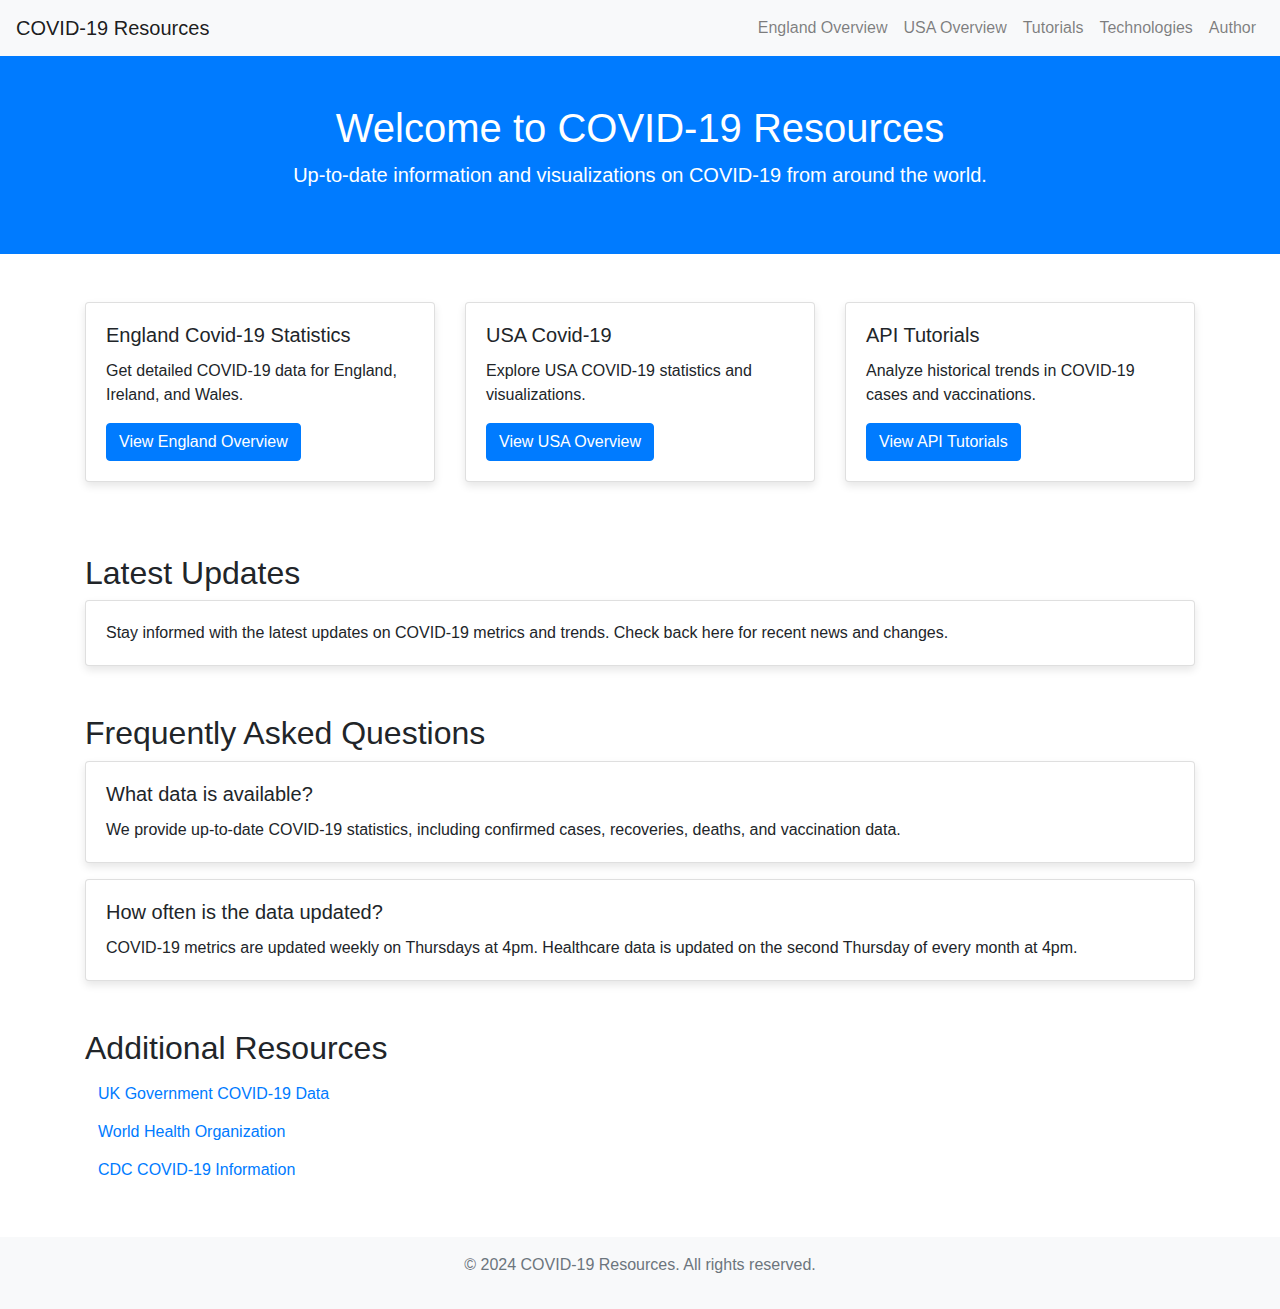
<file: index.html>
<!DOCTYPE html>
<html lang="en">
<head>
    <meta charset="UTF-8">
    <meta name="viewport" content="width=device-width, initial-scale=1.0">
    <title>COVID-19 Resources</title>
    <link href="https://stackpath.bootstrapcdn.com/bootstrap/4.5.2/css/bootstrap.min.css" rel="stylesheet">
    <link rel="stylesheet" href="css/style.css">
</head>
<body>
    <nav class="navbar navbar-expand-lg navbar-light bg-light">
        <a class="navbar-brand" href="#">COVID-19 Resources</a>
        <button class="navbar-toggler" type="button" data-toggle="collapse" data-target="#navbarNav" aria-controls="navbarNav" aria-expanded="false" aria-label="Toggle navigation">
            <span class="navbar-toggler-icon"></span>
        </button>
        <div class="collapse navbar-collapse" id="navbarNav">
            <ul class="navbar-nav ml-auto">
                <li class="nav-item"><a class="nav-link" href="england.html">England Overview</a></li>
                <li class="nav-item"><a class="nav-link" href="usa.html">USA Overview</a></li>
                <li class="nav-item"><a class="nav-link" href="tutorial.html">Tutorials</a></li>
                <li class="nav-item"><a class="nav-link" href="technologies.html">Technologies</a></li>
                <li class="nav-item"><a class="nav-link" href="author.html">Author</a></li>
            </ul>
        </div>
    </nav>

    <header class="bg-primary text-white text-center py-5">
        <div class="container">
            <h1>Welcome to COVID-19 Resources</h1>
            <p class="lead">Up-to-date information and visualizations on COVID-19 from around the world.</p>
        </div>
    </header>

    <main class="container my-5">
        <div class="row">

            <div class="col-md-4">
                <div class="card mb-4">
                    <div class="card-body">
                        <h5 class="card-title">England Covid-19 Statistics</h5>
                        <p class="card-text">Get detailed COVID-19 data for England, Ireland, and Wales.</p>
                        <a href="england.html" class="btn btn-primary" aria-label="View England Overview">View England Overview</a>
                    </div>
                </div>
            </div>

            <div class="col-md-4">
                <div class="card mb-4">
                    <div class="card-body">
                        <h5 class="card-title">USA Covid-19</h5>
                        <p class="card-text">Explore USA COVID-19 statistics and visualizations.</p>
                        <a href="usa.html" class="btn btn-primary" aria-label="View USA Overview">View USA Overview</a>
                    </div>
                </div>
            </div>
          
            <div class="col-md-4">
                <div class="card mb-4">
                    <div class="card-body">
                        <h5 class="card-title">API Tutorials</h5>
                        <p class="card-text">Analyze historical trends in COVID-19 cases and vaccinations.</p>
                        <a href="tutorial.html" class="btn btn-primary" aria-label="View API Tutorials">View API Tutorials</a>
                    </div>
                </div>
            </div>
        </div>

        <!-- New Section: Latest Updates -->
        <section class="my-5">
            <h2>Latest Updates</h2>
            <div id="latest-updates" class="card">
                <div class="card-body">
                    <p class="card-text">Stay informed with the latest updates on COVID-19 metrics and trends. Check back here for recent news and changes.</p>
                </div>
            </div>
        </section>

        <!-- New Section: FAQs -->
        <section class="my-5">
            <h2>Frequently Asked Questions</h2>
            <div id="faqs">
                <div class="card">
                    <div class="card-body">
                        <h5 class="card-title">What data is available?</h5>
                        <p class="card-text">We provide up-to-date COVID-19 statistics, including confirmed cases, recoveries, deaths, and vaccination data.</p>
                    </div>
                </div>
                <div class="card mt-3">
                    <div class="card-body">
                        <h5 class="card-title">How often is the data updated?</h5>
                        <p class="card-text">COVID-19 metrics are updated weekly on Thursdays at 4pm. Healthcare data is updated on the second Thursday of every month at 4pm.</p>
                    </div>
                </div>
            </div>
        </section>

        <!-- New Section: Resources -->
        <section class="my-5">
            <h2>Additional Resources</h2>
            <ul class="list-unstyled">
                <li><a href="https://www.gov.uk/government/publications/covid-19-track-coronavirus-cases" target="_blank" class="btn btn-link">UK Government COVID-19 Data</a></li>
                <li><a href="https://www.who.int/emergencies/diseases/novel-coronavirus-2019" target="_blank" class="btn btn-link">World Health Organization</a></li>
                <li><a href="https://www.cdc.gov/coronavirus/2019-ncov/index.html" target="_blank" class="btn btn-link">CDC COVID-19 Information</a></li>
            </ul>
        </section>

    </main>

    <footer class="bg-light text-center py-3">
        <div class="container">
            <p>&copy; 2024 COVID-19 Resources. All rights reserved.</p>
        </div>
    </footer>

    <script src="https://code.jquery.com/jquery-3.5.1.slim.min.js" defer></script>
    <script src="https://cdn.jsdelivr.net/npm/@popperjs/core@2.5.4/dist/umd/popper.min.js" defer></script>
    <script src="https://stackpath.bootstrapcdn.com/bootstrap/4.5.2/js/bootstrap.min.js" defer></script>
</body>
</html>
</file>
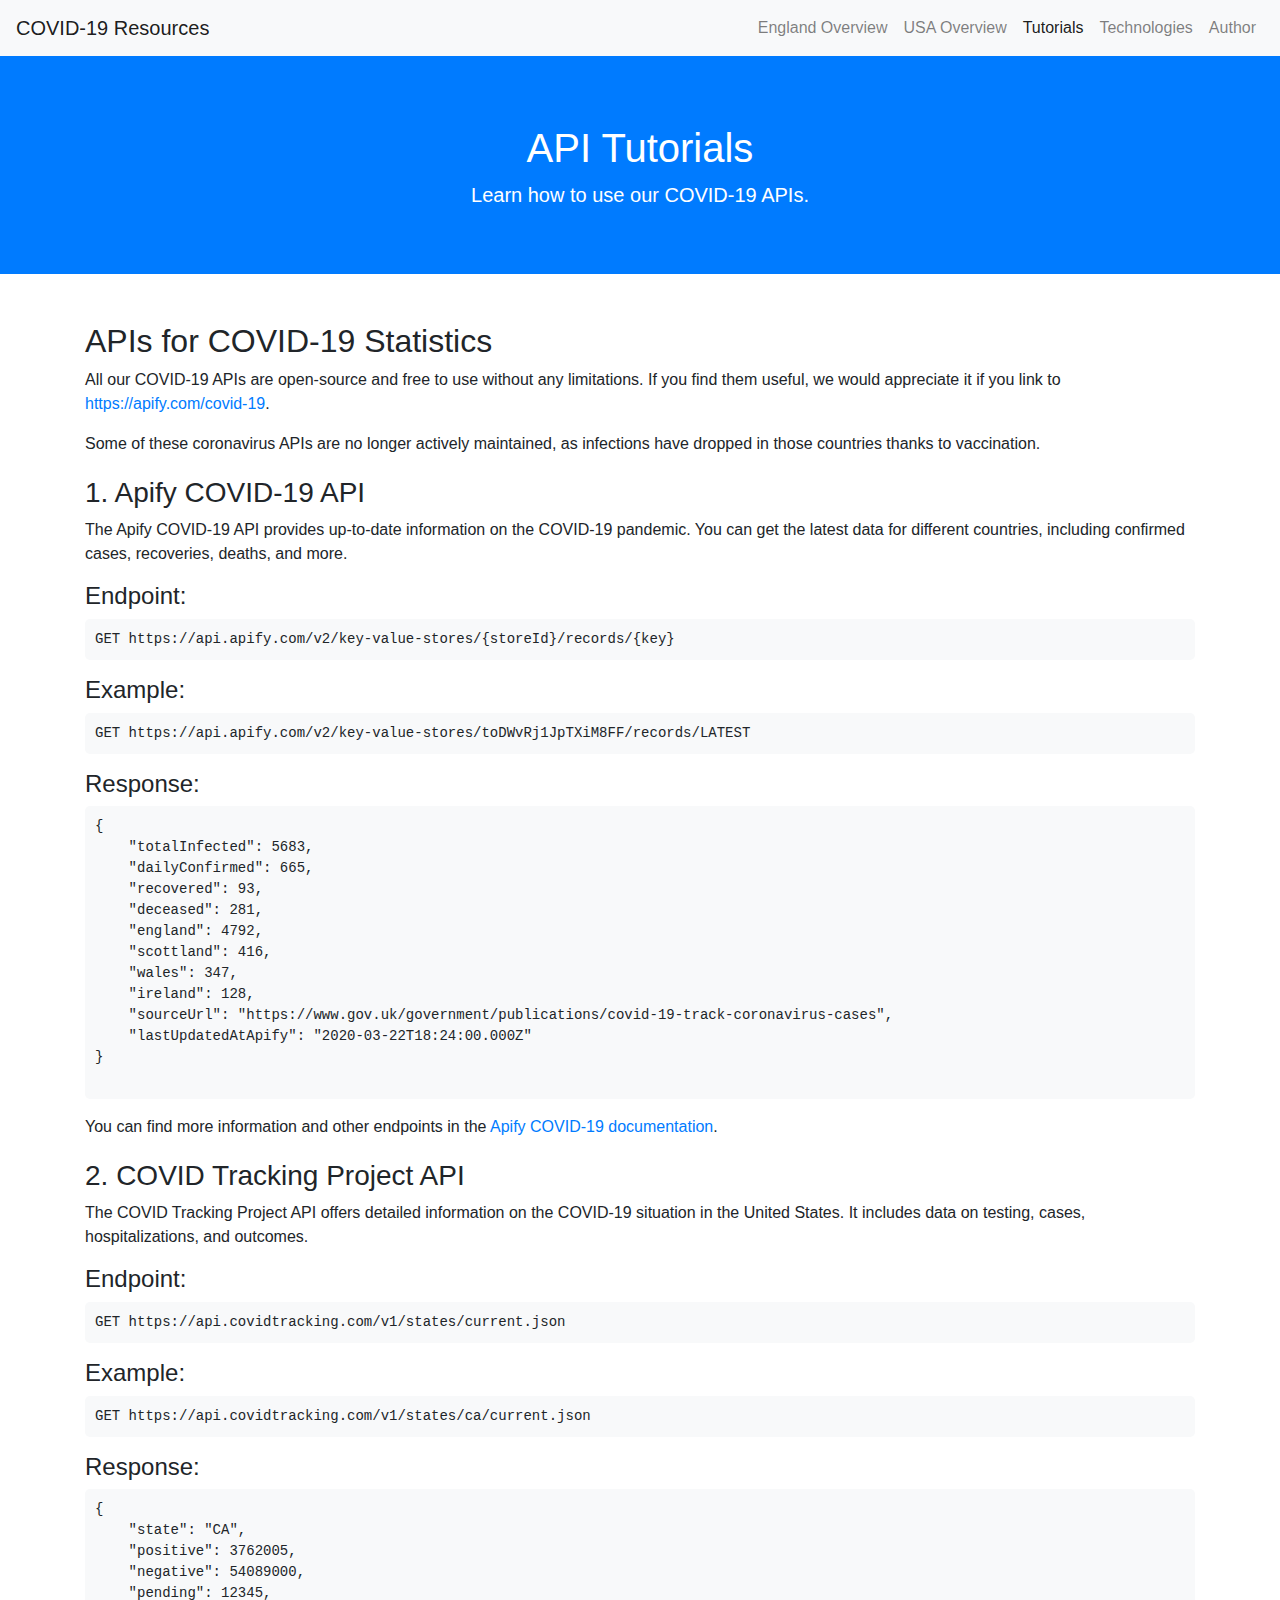
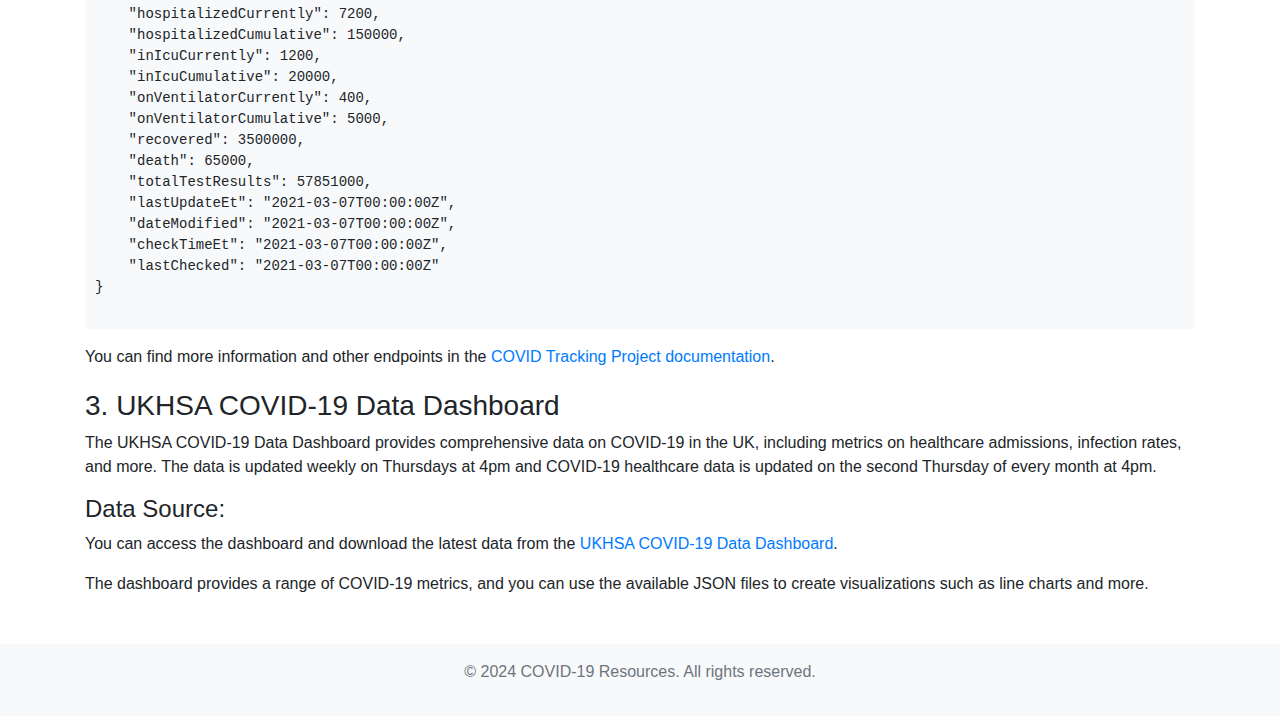
<file: tutorial.html>
<!DOCTYPE html>
<html lang="en">
<head>
    <meta charset="UTF-8">
    <meta name="viewport" content="width=device-width, initial-scale=1.0">
    <title>API Tutorials - COVID-19 Resources</title>
    <link href="https://stackpath.bootstrapcdn.com/bootstrap/4.5.2/css/bootstrap.min.css" rel="stylesheet">
    <link rel="stylesheet" href="css/style.css">

    <style>
        body {
            font-family: Arial, sans-serif;
        }

        h1, h2, h3 {
            margin-top: 20px;
        }

        pre {
            background: #f8f9fa;
            padding: 10px;
            border-radius: 5px;
        }
    </style>
</head>
<body>
    <nav class="navbar navbar-expand-lg navbar-light bg-light">
        <a class="navbar-brand" href="index.html">COVID-19 Resources</a>
        <button class="navbar-toggler" type="button" data-toggle="collapse" data-target="#navbarNav" aria-controls="navbarNav" aria-expanded="false" aria-label="Toggle navigation">
            <span class="navbar-toggler-icon"></span>
        </button>
        <div class="collapse navbar-collapse" id="navbarNav">
            <ul class="navbar-nav ml-auto">
                <li class="nav-item"><a class="nav-link" href="england.html">England Overview</a></li>
                <li class="nav-item"><a class="nav-link" href="usa.html">USA Overview</a></li>
                <li class="nav-item"><a class="nav-link active" href="tutorial.html">Tutorials</a></li>
                <li class="nav-item"><a class="nav-link" href="technologies.html">Technologies</a></li>
                <li class="nav-item"><a class="nav-link" href="author.html">Author</a></li>
            </ul>
        </div>
    </nav>

    <header class="bg-primary text-white text-center py-5">
        <div class="container">
            <h1>API Tutorials</h1>
            <p class="lead">Learn how to use our COVID-19 APIs.</p>
        </div>
    </header>

    <section class="container my-5">
        <h2>APIs for COVID-19 Statistics</h2>
        <p>All our COVID-19 APIs are open-source and free to use without any limitations. If you find them useful, we would appreciate it if you link to <a href="https://apify.com/covid-19" target="_blank">https://apify.com/covid-19</a>.</p>
        <p>Some of these coronavirus APIs are no longer actively maintained, as infections have dropped in those countries thanks to vaccination.</p>

        <h3>1. Apify COVID-19 API</h3>
        <p>The Apify COVID-19 API provides up-to-date information on the COVID-19 pandemic. You can get the latest data for different countries, including confirmed cases, recoveries, deaths, and more.</p>
        <h4>Endpoint:</h4>
        <pre>GET https://api.apify.com/v2/key-value-stores/{storeId}/records/{key}</pre>
        <h4>Example:</h4>
        <pre>GET https://api.apify.com/v2/key-value-stores/toDWvRj1JpTXiM8FF/records/LATEST</pre>
        <h4>Response:</h4>
        <pre>
{
    "totalInfected": 5683,
    "dailyConfirmed": 665,
    "recovered": 93,
    "deceased": 281,
    "england": 4792,
    "scottland": 416,
    "wales": 347,
    "ireland": 128,
    "sourceUrl": "https://www.gov.uk/government/publications/covid-19-track-coronavirus-cases",
    "lastUpdatedAtApify": "2020-03-22T18:24:00.000Z"
}
        </pre>
        <p>You can find more information and other endpoints in the <a href="https://apify.com/covid-19" target="_blank">Apify COVID-19 documentation</a>.</p>

        <h3>2. COVID Tracking Project API</h3>
        <p>The COVID Tracking Project API offers detailed information on the COVID-19 situation in the United States. It includes data on testing, cases, hospitalizations, and outcomes.</p>
        <h4>Endpoint:</h4>
        <pre>GET https://api.covidtracking.com/v1/states/current.json</pre>
        <h4>Example:</h4>
        <pre>GET https://api.covidtracking.com/v1/states/ca/current.json</pre>
        <h4>Response:</h4>
        <pre>
{
    "state": "CA",
    "positive": 3762005,
    "negative": 54089000,
    "pending": 12345,
    "hospitalizedCurrently": 7200,
    "hospitalizedCumulative": 150000,
    "inIcuCurrently": 1200,
    "inIcuCumulative": 20000,
    "onVentilatorCurrently": 400,
    "onVentilatorCumulative": 5000,
    "recovered": 3500000,
    "death": 65000,
    "totalTestResults": 57851000,
    "lastUpdateEt": "2021-03-07T00:00:00Z",
    "dateModified": "2021-03-07T00:00:00Z",
    "checkTimeEt": "2021-03-07T00:00:00Z",
    "lastChecked": "2021-03-07T00:00:00Z"
}
        </pre>
        <p>You can find more information and other endpoints in the <a href="https://covidtracking.com/data/api" target="_blank">COVID Tracking Project documentation</a>.</p>

        <h3>3. UKHSA COVID-19 Data Dashboard</h3>
        <p>The UKHSA COVID-19 Data Dashboard provides comprehensive data on COVID-19 in the UK, including metrics on healthcare admissions, infection rates, and more. The data is updated weekly on Thursdays at 4pm and COVID-19 healthcare data is updated on the second Thursday of every month at 4pm.</p>
        <h4>Data Source:</h4>
        <p>You can access the dashboard and download the latest data from the <a href="https://ukhsa-dashboard.data.gov.uk/topics/covid-19" target="_blank">UKHSA COVID-19 Data Dashboard</a>.</p>
        <p>The dashboard provides a range of COVID-19 metrics, and you can use the available JSON files to create visualizations such as line charts and more.</p>
    </section>

    <footer class="bg-light text-center py-3">
        <div class="container">
            <p>&copy; 2024 COVID-19 Resources. All rights reserved.</p>
        </div>
    </footer>

    <script src="https://code.jquery.com/jquery-3.5.1.min.js"></script>
    <script src="https://stackpath.bootstrapcdn.com/bootstrap/4.5.2/js/bootstrap.min.js"></script>
</body>
</html>
</file>
<file: css/style.css>
body {
    font-family: Arial, sans-serif;
}

header {
    background: #007bff;
    color: #fff;
}

.card {
    box-shadow: 0 4px 8px rgba(0, 0, 0, 0.1);
}

footer {
    background: #f8f9fa;
    color: #6c757d;
}


/* General styles for axis text */
.axis text {
    font-family: sans-serif;
    font-size: 12px;
}

/* Styles for mobile devices */
@media (max-width: 768px) {
    .axis text {
        font-size: 8px; /* Smaller font size for mobile */
    }
}
</file>
